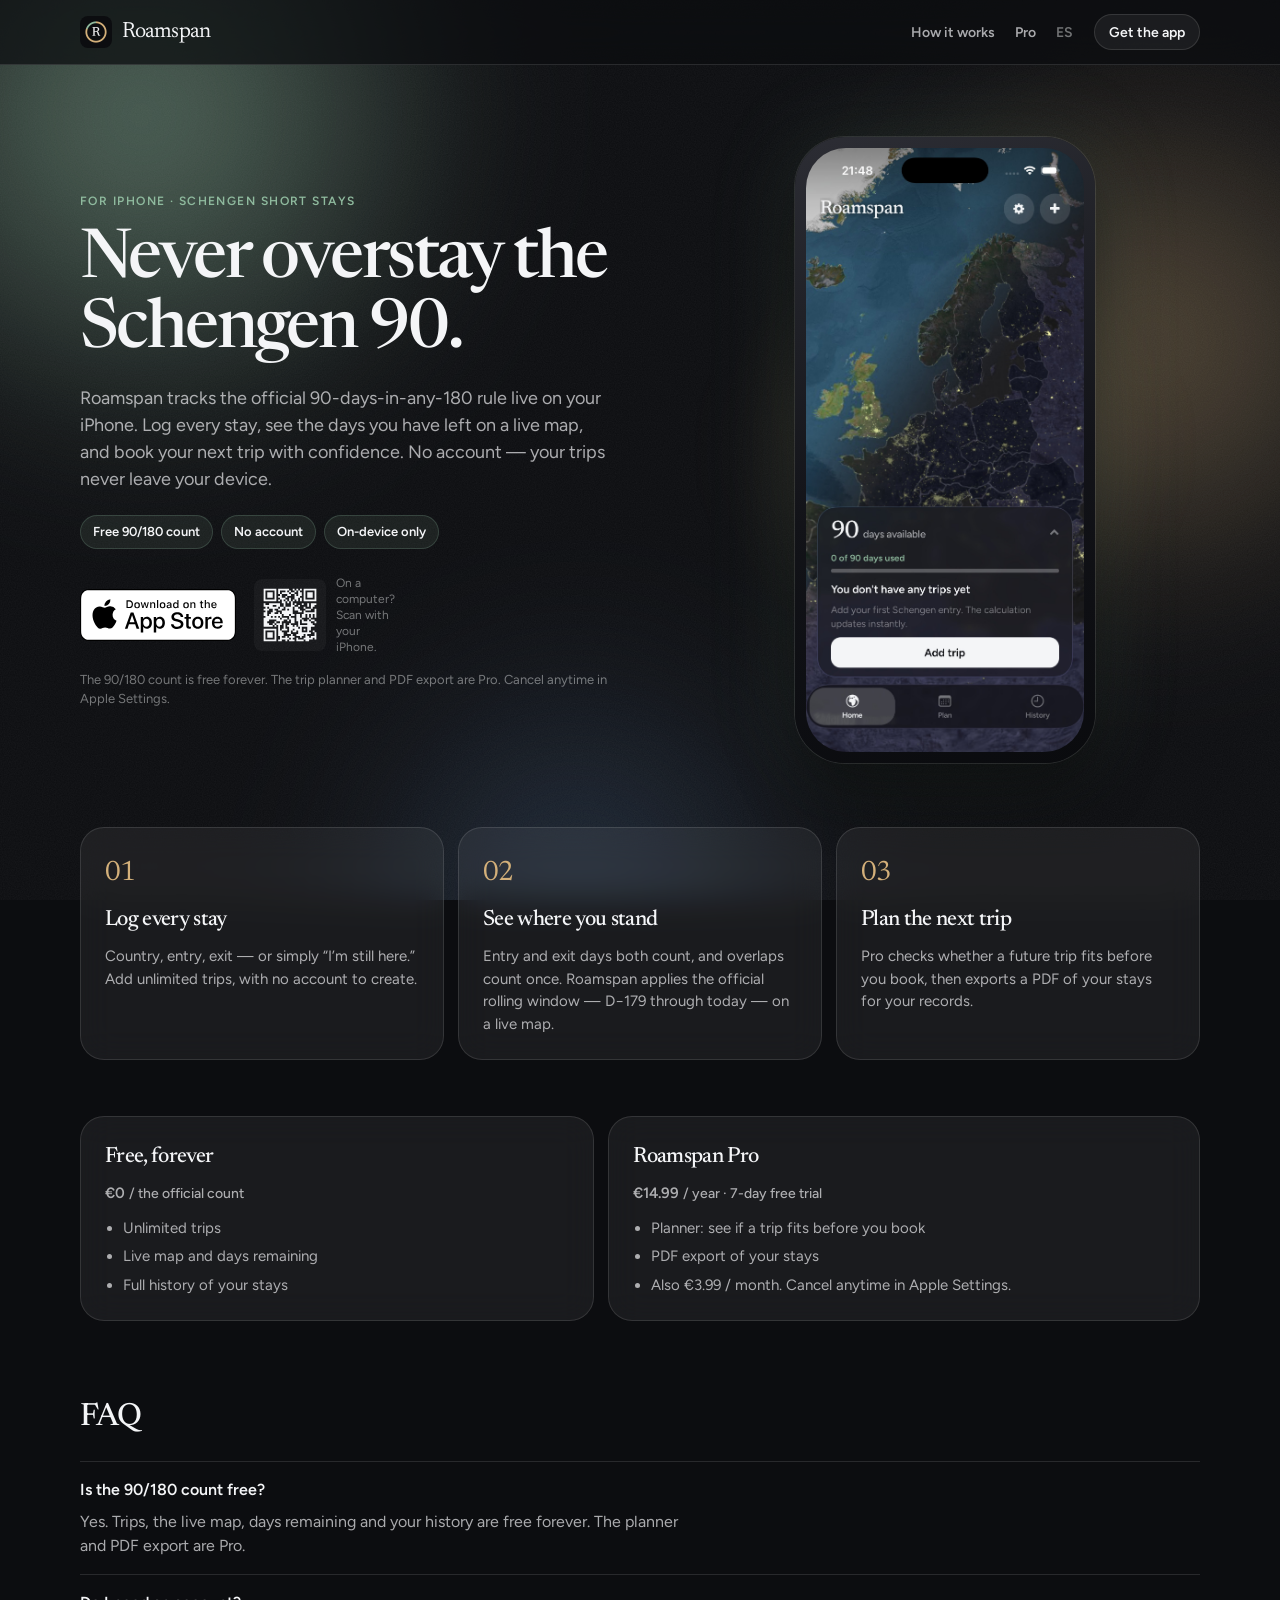
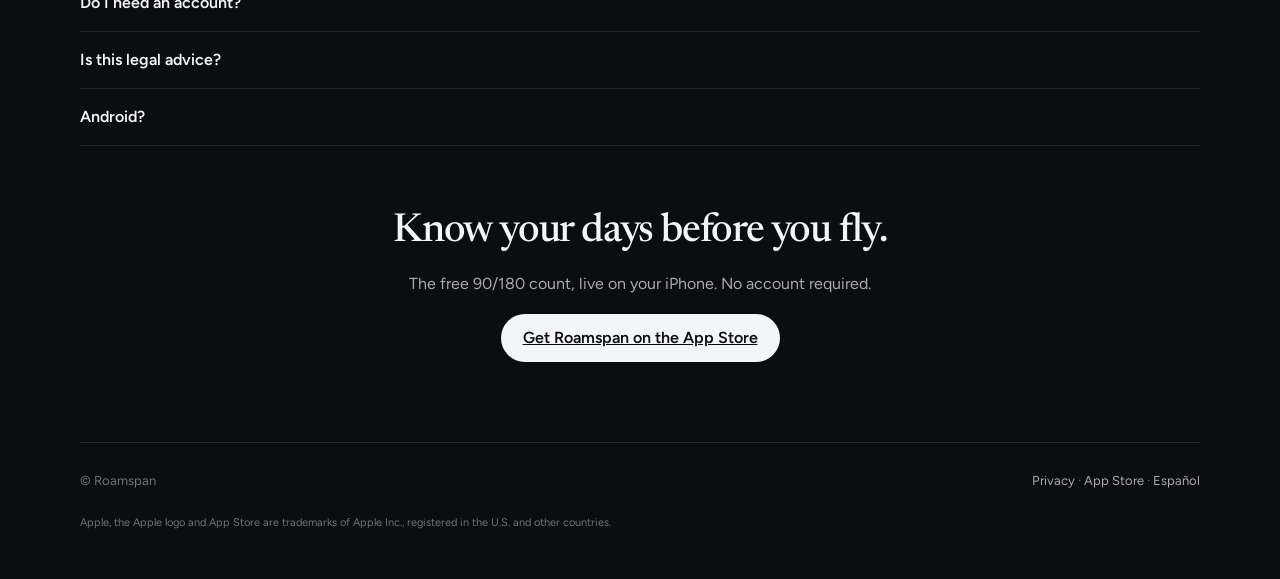
<file: index.html>
<!doctype html>
<html lang="en">
<head>
  <meta charset="utf-8" />
  <meta name="viewport" content="width=device-width, initial-scale=1" />
  <meta name="theme-color" content="#0c0d10" />
  <title>Roamspan — Schengen 90/180 Day Tracker for iPhone</title>
  <meta name="description" content="Track the official Schengen 90/180 rule live on your iPhone. Unlimited trips, no account, and your itinerary never leaves your device. Free on the App Store." />
  <link rel="canonical" href="https://roamspan.app/" />
  <link rel="alternate" hreflang="en" href="https://roamspan.app/" />
  <link rel="alternate" hreflang="es" href="https://roamspan.app/es/" />
  <link rel="alternate" hreflang="x-default" href="https://roamspan.app/" />
  <meta name="apple-itunes-app" content="app-id=6804630253, affiliate-data=ct=web_home" />
  <meta property="og:type" content="website" />
  <meta property="og:site_name" content="Roamspan" />
  <meta property="og:url" content="https://roamspan.app/" />
  <meta property="og:title" content="Roamspan — Never overstay the Schengen 90" />
  <meta property="og:description" content="The official 90/180 count, live on iPhone. No account — your trips stay on the device." />
  <meta property="og:locale" content="en_US" />
  <meta property="og:locale:alternate" content="es_ES" />
  <meta property="og:image" content="https://roamspan.app/og.jpg" />
  <meta property="og:image:width" content="1280" />
  <meta property="og:image:height" content="720" />
  <meta property="og:image:alt" content="Roamspan — Know your Schengen days" />
  <meta name="twitter:card" content="summary_large_image" />
  <meta name="twitter:title" content="Roamspan — Never overstay the Schengen 90" />
  <meta name="twitter:description" content="The official 90/180 count, live on iPhone. No account — your trips stay on the device." />
  <meta name="twitter:image" content="https://roamspan.app/og.jpg" />
  <link rel="icon" href="/favicon.png" />
  <link rel="apple-touch-icon" href="/icon.png" />
  <link rel="preconnect" href="https://fonts.googleapis.com" />
  <link rel="preconnect" href="https://fonts.gstatic.com" crossorigin />
  <link href="https://fonts.googleapis.com/css2?family=Figtree:wght@400;500;600&family=Newsreader:opsz,wght@6..72,500&display=swap" rel="stylesheet" />
  <link rel="stylesheet" href="/styles.css" />
  <script type="application/ld+json">
  {
    "@context": "https://schema.org",
    "@type": "MobileApplication",
    "name": "Roamspan",
    "url": "https://roamspan.app/",
    "image": "https://roamspan.app/og.jpg",
    "description": "Track the official Schengen 90/180 rule live on your iPhone. Unlimited trips, no account, and your itinerary never leaves your device.",
    "operatingSystem": "iOS",
    "applicationCategory": "TravelApplication",
    "inLanguage": "en",
    "installUrl": "https://apps.apple.com/app/id6804630253",
    "offers": {
      "@type": "Offer",
      "price": "0",
      "priceCurrency": "EUR",
      "description": "Free download with the full 90/180 count. Optional Roamspan Pro subscription: €14.99/year or €3.99/month."
    },
    "publisher": {
      "@type": "Organization",
      "name": "Roamspan",
      "url": "https://roamspan.app/"
    }
  }
  </script>
</head>
<body>
  <div class="bg" aria-hidden="true">
    <div class="orb orb-a"></div>
    <div class="orb orb-b"></div>
    <div class="orb orb-c"></div>
    <div class="grain"></div>
  </div>

  <header class="nav">
    <div class="wrap nav-inner">
      <a class="brand" href="/"><img src="/icon.png" width="32" height="32" alt="" />Roamspan</a>
      <nav class="nav-links">
        <a href="#how">How it works</a>
        <a href="#pro">Pro</a>
        <a href="/es/" class="lang" hreflang="es" lang="es" aria-label="Versión en español">ES</a>
        <a class="nav-cta" href="https://apps.apple.com/app/id6804630253">Get the app</a>
      </nav>
    </div>
  </header>

  <main>
    <section class="wrap hero">
      <div class="hero-copy">
        <p class="kicker">For iPhone · Schengen short stays</p>
        <h1>Never overstay the Schengen 90.</h1>
        <p class="lede">Roamspan tracks the official 90-days-in-any-180 rule live on your iPhone. Log every stay, see the days you have left on a live map, and book your next trip with confidence. No account — your trips never leave your device.</p>
        <ul class="chips">
          <li>Free 90/180 count</li>
          <li>No account</li>
          <li>On-device only</li>
        </ul>
        <div class="cta-row">
          <a class="store-badge" href="https://apps.apple.com/app/id6804630253">
            <img src="/badge-en.svg" alt="Download on the App Store" height="52" width="156" />
          </a>
          <div class="scan">
            <img src="/qr.svg" width="72" height="72" alt="QR code linking to Roamspan on the App Store" />
            <span>On a computer? Scan with your iPhone.</span>
          </div>
        </div>
        <p class="fine">The 90/180 count is free forever. The trip planner and PDF export are Pro. Cancel anytime in Apple Settings.</p>
      </div>
      <div class="stage">
        <div class="phone">
          <img src="/app-home.jpg" alt="Roamspan home screen: 90 days available shown on a live map of the Schengen area" width="1206" height="2622" />
        </div>
      </div>
    </section>

    <section class="wrap steps" id="how">
      <article class="step">
        <p class="n">01</p>
        <h2>Log every stay</h2>
        <p>Country, entry, exit — or simply “I’m still here.” Add unlimited trips, with no account to create.</p>
      </article>
      <article class="step">
        <p class="n">02</p>
        <h2>See where you stand</h2>
        <p>Entry and exit days both count, and overlaps count once. Roamspan applies the official rolling window — D−179 through today — on a live map.</p>
      </article>
      <article class="step">
        <p class="n">03</p>
        <h2>Plan the next trip</h2>
        <p>Pro checks whether a future trip fits before you book, then exports a PDF of your stays for your records.</p>
      </article>
    </section>

    <section class="wrap bento" id="pro">
      <article class="card">
        <h3>Free, forever</h3>
        <p class="price">€0 <span>/ the official count</span></p>
        <ul>
          <li>Unlimited trips</li>
          <li>Live map and days remaining</li>
          <li>Full history of your stays</li>
        </ul>
      </article>
      <article class="card">
        <h3>Roamspan Pro</h3>
        <p class="price">€14.99 <span>/ year · 7-day free trial</span></p>
        <ul>
          <li>Planner: see if a trip fits before you book</li>
          <li>PDF export of your stays</li>
          <li>Also €3.99 / month. Cancel anytime in Apple Settings.</li>
        </ul>
      </article>
    </section>

    <section class="wrap faq">
      <h2>FAQ</h2>
      <details open>
        <summary>Is the 90/180 count free?</summary>
        <p>Yes. Trips, the live map, days remaining and your history are free forever. The planner and PDF export are Pro.</p>
      </details>
      <details>
        <summary>Do I need an account?</summary>
        <p>No. There is nothing to sign up for. Your dates, countries and notes live on your iPhone — uninstalling the app deletes them.</p>
      </details>
      <details>
        <summary>Is this legal advice?</summary>
        <p>No. Roamspan is a planning tool, and border authorities always have the final decision. Short-stay visas, residence permits and some bilateral rules follow other limits.</p>
      </details>
      <details>
        <summary>Android?</summary>
        <p>Not in V1 — Roamspan is currently iPhone-only.</p>
      </details>
    </section>

    <section class="wrap end">
      <h2>Know your days before you fly.</h2>
      <p>The free 90/180 count, live on your iPhone. No account required.</p>
      <div class="cta-row">
        <a class="nav-cta" href="https://apps.apple.com/app/id6804630253">Get Roamspan on the App Store</a>
      </div>
    </section>
  </main>

  <footer class="wrap foot">
    <span>© Roamspan</span>
    <span>
      <a href="/privacy/">Privacy</a>
      ·
      <a href="https://apps.apple.com/app/id6804630253">App Store</a>
      ·
      <a href="/es/" hreflang="es" lang="es">Español</a>
    </span>
    <p class="legal-note">Apple, the Apple logo and App Store are trademarks of Apple Inc., registered in the U.S. and other countries.</p>
  </footer>
</body>
</html>
</file>
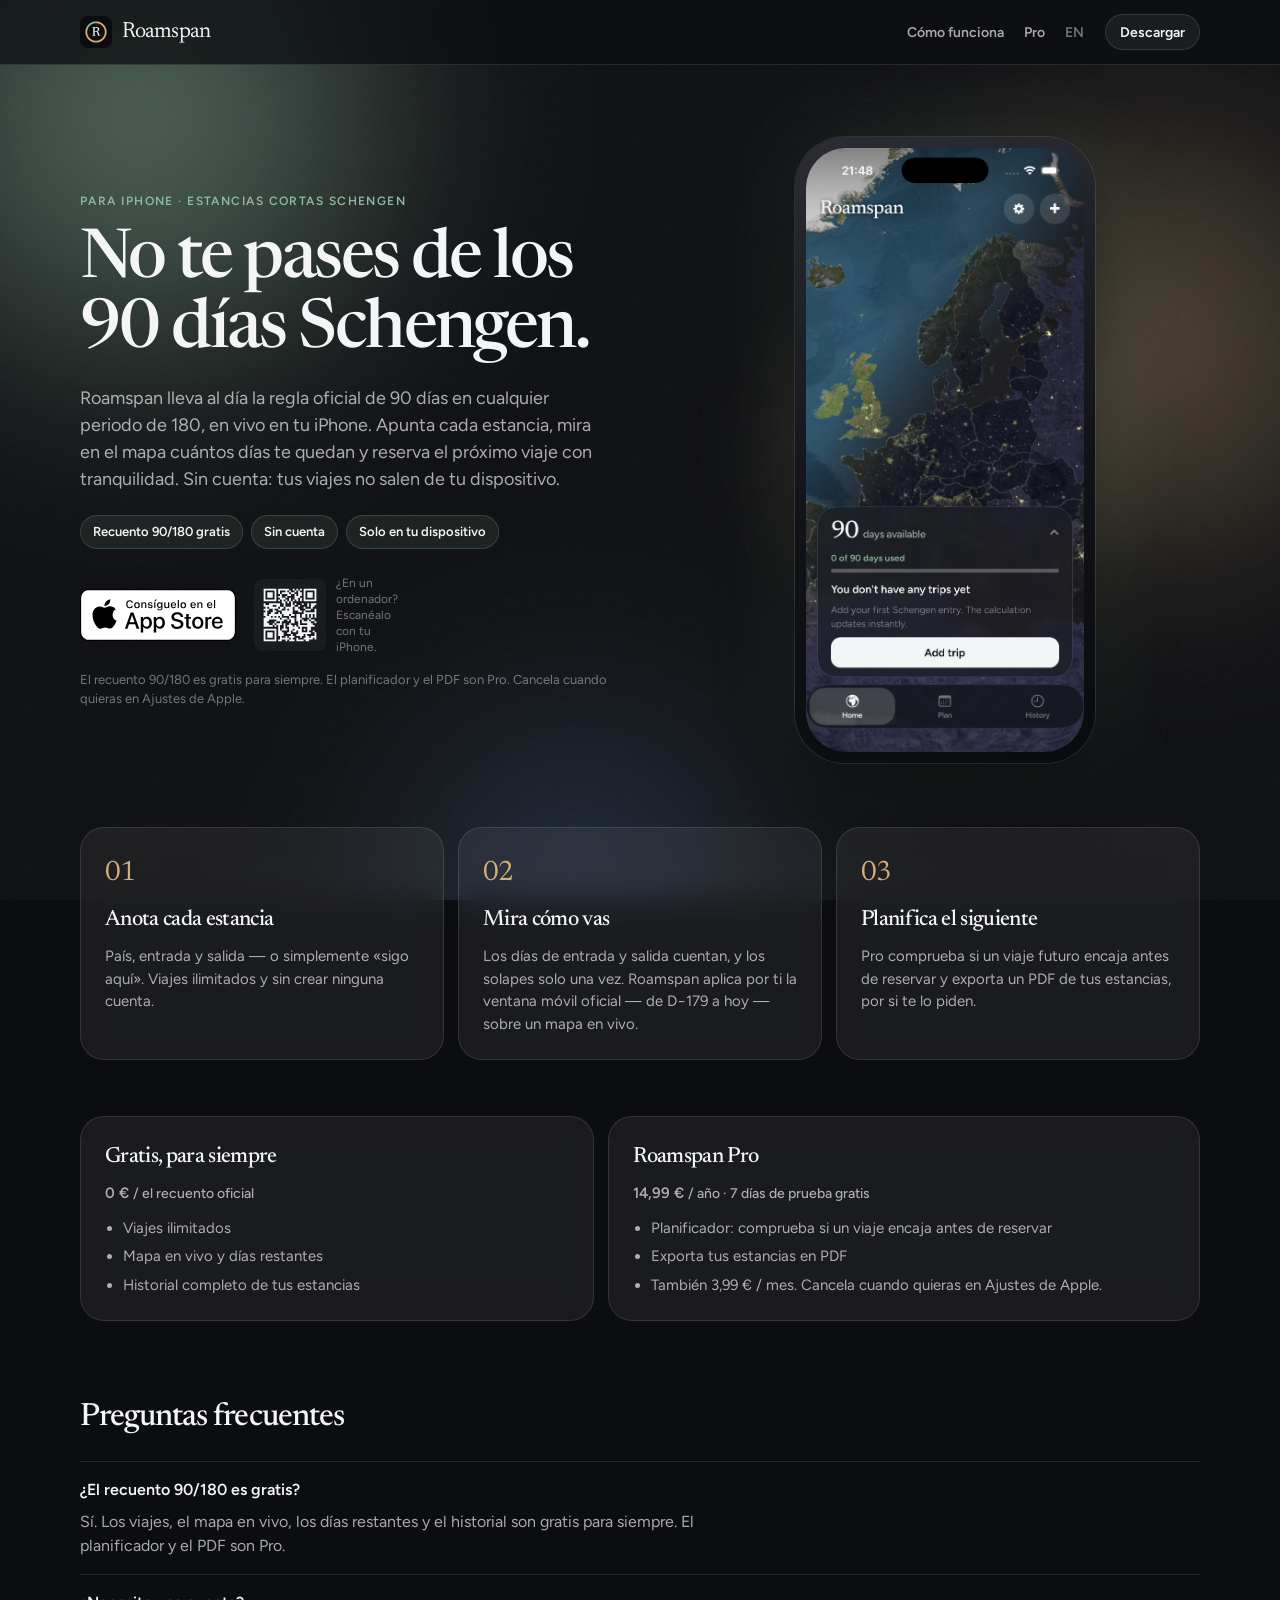
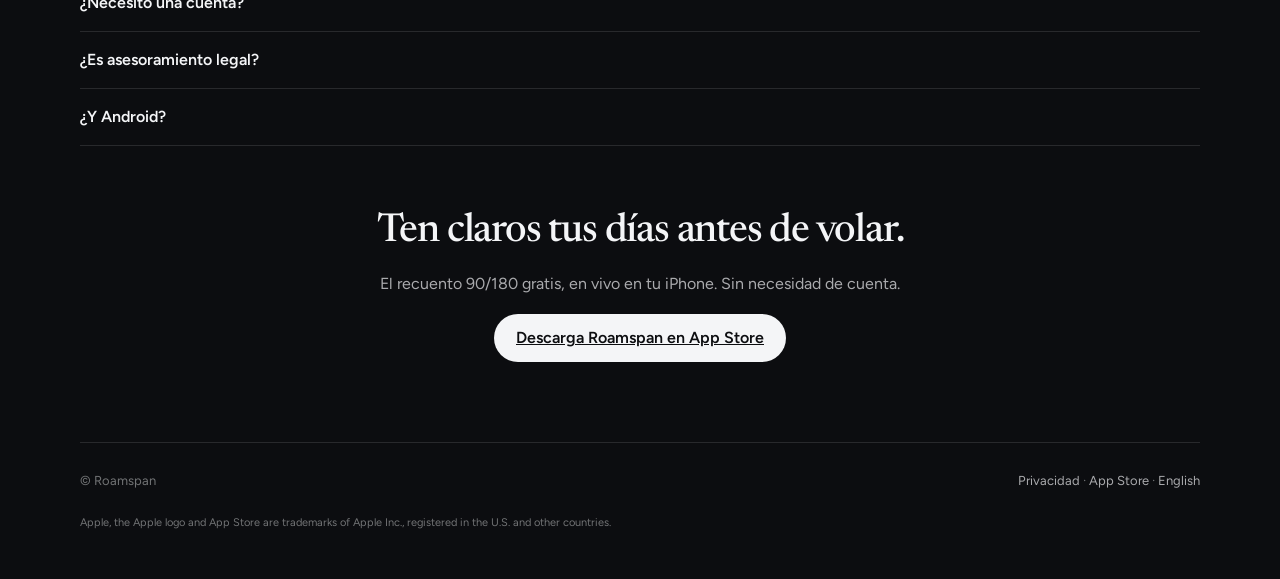
<file: es/index.html>
<!doctype html>
<html lang="es">
<head>
  <meta charset="utf-8" />
  <meta name="viewport" content="width=device-width, initial-scale=1" />
  <meta name="theme-color" content="#0c0d10" />
  <title>Roamspan — Contador de días Schengen 90/180 para iPhone</title>
  <meta name="description" content="Controla la regla oficial Schengen 90/180 en vivo desde tu iPhone. Viajes ilimitados, sin cuenta y tu itinerario nunca sale del dispositivo. Gratis en App Store." />
  <link rel="canonical" href="https://roamspan.app/es/" />
  <link rel="alternate" hreflang="en" href="https://roamspan.app/" />
  <link rel="alternate" hreflang="es" href="https://roamspan.app/es/" />
  <link rel="alternate" hreflang="x-default" href="https://roamspan.app/" />
  <meta name="apple-itunes-app" content="app-id=6804630253, affiliate-data=ct=web_es" />
  <meta property="og:type" content="website" />
  <meta property="og:site_name" content="Roamspan" />
  <meta property="og:url" content="https://roamspan.app/es/" />
  <meta property="og:title" content="Roamspan — No te pases de los 90 días Schengen" />
  <meta property="og:description" content="El recuento oficial 90/180, en vivo en el iPhone. Sin cuenta: tus viajes se quedan en el dispositivo." />
  <meta property="og:locale" content="es_ES" />
  <meta property="og:locale:alternate" content="en_US" />
  <meta property="og:image" content="https://roamspan.app/og.jpg" />
  <meta property="og:image:width" content="1280" />
  <meta property="og:image:height" content="720" />
  <meta property="og:image:alt" content="Roamspan — Know your Schengen days" />
  <meta name="twitter:card" content="summary_large_image" />
  <meta name="twitter:title" content="Roamspan — No te pases de los 90 días Schengen" />
  <meta name="twitter:description" content="El recuento oficial 90/180, en vivo en el iPhone. Sin cuenta: tus viajes se quedan en el dispositivo." />
  <meta name="twitter:image" content="https://roamspan.app/og.jpg" />
  <link rel="icon" href="/favicon.png" />
  <link rel="apple-touch-icon" href="/icon.png" />
  <link rel="preconnect" href="https://fonts.googleapis.com" />
  <link rel="preconnect" href="https://fonts.gstatic.com" crossorigin />
  <link href="https://fonts.googleapis.com/css2?family=Figtree:wght@400;500;600&family=Newsreader:opsz,wght@6..72,500&display=swap" rel="stylesheet" />
  <link rel="stylesheet" href="/styles.css" />
  <script type="application/ld+json">
  {
    "@context": "https://schema.org",
    "@type": "MobileApplication",
    "name": "Roamspan",
    "url": "https://roamspan.app/es/",
    "image": "https://roamspan.app/og.jpg",
    "description": "Controla la regla oficial Schengen 90/180 en vivo desde tu iPhone. Viajes ilimitados, sin cuenta y tu itinerario nunca sale del dispositivo.",
    "operatingSystem": "iOS",
    "applicationCategory": "TravelApplication",
    "inLanguage": "es",
    "installUrl": "https://apps.apple.com/app/id6804630253",
    "offers": {
      "@type": "Offer",
      "price": "0",
      "priceCurrency": "EUR",
      "description": "Descarga gratuita con el recuento 90/180 completo. Suscripción opcional Roamspan Pro: 14,99 €/año o 3,99 €/mes."
    },
    "publisher": {
      "@type": "Organization",
      "name": "Roamspan",
      "url": "https://roamspan.app/"
    }
  }
  </script>
</head>
<body>
  <div class="bg" aria-hidden="true">
    <div class="orb orb-a"></div>
    <div class="orb orb-b"></div>
    <div class="orb orb-c"></div>
    <div class="grain"></div>
  </div>

  <header class="nav">
    <div class="wrap nav-inner">
      <a class="brand" href="/es/"><img src="/icon.png" width="32" height="32" alt="" />Roamspan</a>
      <nav class="nav-links">
        <a href="#how">Cómo funciona</a>
        <a href="#pro">Pro</a>
        <a href="/" class="lang" hreflang="en" lang="en" aria-label="English version">EN</a>
        <a class="nav-cta" href="https://apps.apple.com/app/id6804630253">Descargar</a>
      </nav>
    </div>
  </header>

  <main>
    <section class="wrap hero">
      <div class="hero-copy">
        <p class="kicker">Para iPhone · estancias cortas Schengen</p>
        <h1>No te pases de los 90 días Schengen.</h1>
        <p class="lede">Roamspan lleva al día la regla oficial de 90 días en cualquier periodo de 180, en vivo en tu iPhone. Apunta cada estancia, mira en el mapa cuántos días te quedan y reserva el próximo viaje con tranquilidad. Sin cuenta: tus viajes no salen de tu dispositivo.</p>
        <ul class="chips">
          <li>Recuento 90/180 gratis</li>
          <li>Sin cuenta</li>
          <li>Solo en tu dispositivo</li>
        </ul>
        <div class="cta-row">
          <a class="store-badge" href="https://apps.apple.com/app/id6804630253">
            <img src="/badge-es.svg" alt="Descárgalo en App Store" height="52" width="156" />
          </a>
          <div class="scan">
            <img src="/qr.svg" width="72" height="72" alt="Código QR que enlaza a Roamspan en App Store" />
            <span>¿En un ordenador? Escanéalo con tu iPhone.</span>
          </div>
        </div>
        <p class="fine">El recuento 90/180 es gratis para siempre. El planificador y el PDF son Pro. Cancela cuando quieras en Ajustes de Apple.</p>
      </div>
      <div class="stage">
        <div class="phone">
          <img src="/app-home.jpg" alt="Pantalla de inicio de Roamspan: 90 días disponibles sobre un mapa en vivo del espacio Schengen" width="1206" height="2622" />
        </div>
      </div>
    </section>

    <section class="wrap steps" id="how">
      <article class="step">
        <p class="n">01</p>
        <h2>Anota cada estancia</h2>
        <p>País, entrada y salida — o simplemente «sigo aquí». Viajes ilimitados y sin crear ninguna cuenta.</p>
      </article>
      <article class="step">
        <p class="n">02</p>
        <h2>Mira cómo vas</h2>
        <p>Los días de entrada y salida cuentan, y los solapes solo una vez. Roamspan aplica por ti la ventana móvil oficial — de D−179 a hoy — sobre un mapa en vivo.</p>
      </article>
      <article class="step">
        <p class="n">03</p>
        <h2>Planifica el siguiente</h2>
        <p>Pro comprueba si un viaje futuro encaja antes de reservar y exporta un PDF de tus estancias, por si te lo piden.</p>
      </article>
    </section>

    <section class="wrap bento" id="pro">
      <article class="card">
        <h3>Gratis, para siempre</h3>
        <p class="price">0 € <span>/ el recuento oficial</span></p>
        <ul>
          <li>Viajes ilimitados</li>
          <li>Mapa en vivo y días restantes</li>
          <li>Historial completo de tus estancias</li>
        </ul>
      </article>
      <article class="card">
        <h3>Roamspan Pro</h3>
        <p class="price">14,99 € <span>/ año · 7 días de prueba gratis</span></p>
        <ul>
          <li>Planificador: comprueba si un viaje encaja antes de reservar</li>
          <li>Exporta tus estancias en PDF</li>
          <li>También 3,99 € / mes. Cancela cuando quieras en Ajustes de Apple.</li>
        </ul>
      </article>
    </section>

    <section class="wrap faq">
      <h2>Preguntas frecuentes</h2>
      <details open>
        <summary>¿El recuento 90/180 es gratis?</summary>
        <p>Sí. Los viajes, el mapa en vivo, los días restantes y el historial son gratis para siempre. El planificador y el PDF son Pro.</p>
      </details>
      <details>
        <summary>¿Necesito una cuenta?</summary>
        <p>No. No hay registro ni inicio de sesión. Tus fechas, países y notas viven en tu iPhone: si desinstalas la app, se borran.</p>
      </details>
      <details>
        <summary>¿Es asesoramiento legal?</summary>
        <p>No. Roamspan es una herramienta de planificación y las autoridades fronterizas tienen siempre la última palabra. Los visados de corta duración, los permisos de residencia y algunas normas bilaterales se rigen por otros límites.</p>
      </details>
      <details>
        <summary>¿Y Android?</summary>
        <p>En la V1 no: de momento, Roamspan es solo para iPhone.</p>
      </details>
    </section>

    <section class="wrap end">
      <h2>Ten claros tus días antes de volar.</h2>
      <p>El recuento 90/180 gratis, en vivo en tu iPhone. Sin necesidad de cuenta.</p>
      <div class="cta-row">
        <a class="nav-cta" href="https://apps.apple.com/app/id6804630253">Descarga Roamspan en App Store</a>
      </div>
    </section>
  </main>

  <footer class="wrap foot">
    <span>© Roamspan</span>
    <span>
      <a href="/es/privacy/">Privacidad</a>
      ·
      <a href="https://apps.apple.com/app/id6804630253">App Store</a>
      ·
      <a href="/" hreflang="en" lang="en">English</a>
    </span>
    <p class="legal-note">Apple, the Apple logo and App Store are trademarks of Apple Inc., registered in the U.S. and other countries.</p>
  </footer>
</body>
</html>
</file>
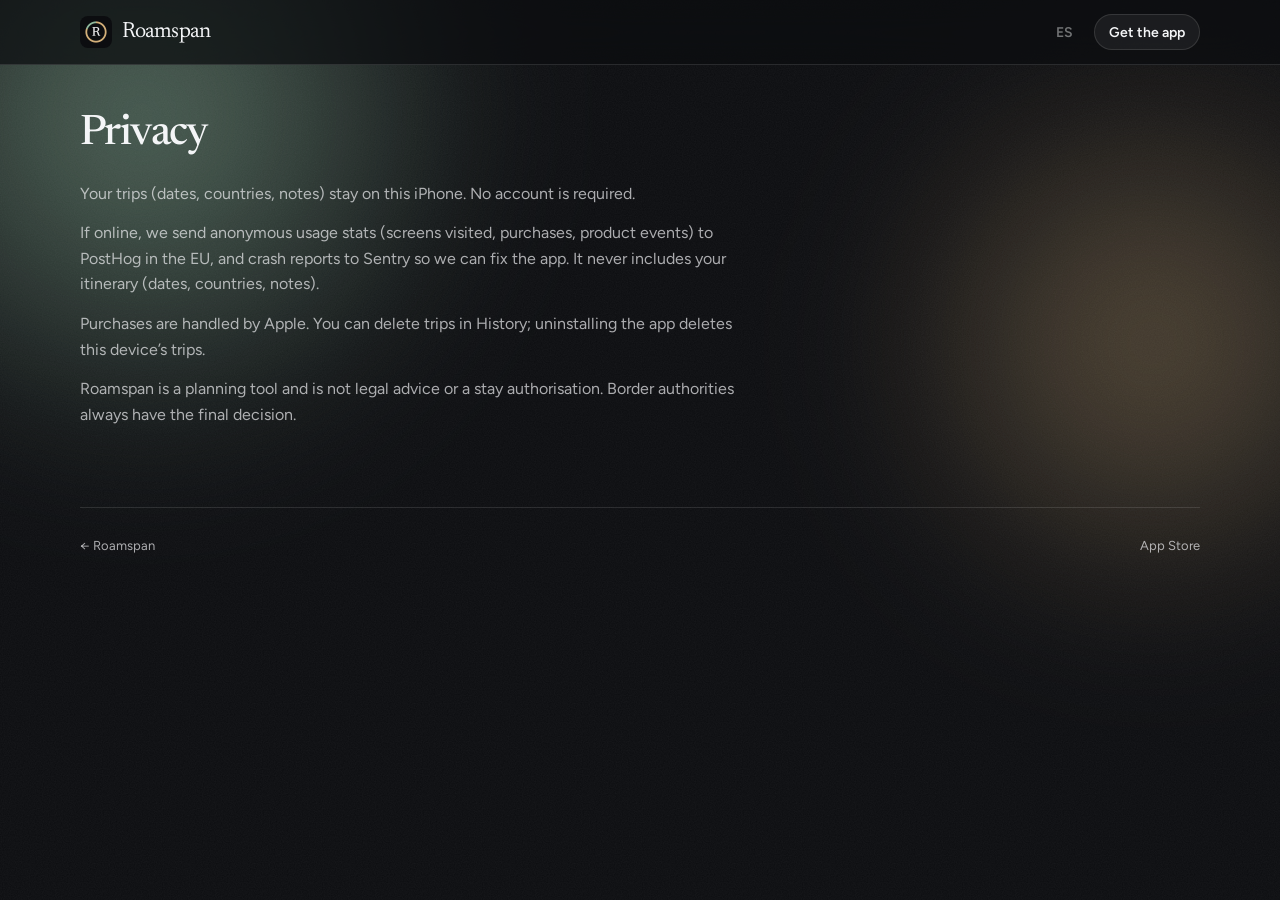
<file: privacy/index.html>
<!doctype html>
<html lang="en">
<head>
  <meta charset="utf-8" />
  <meta name="viewport" content="width=device-width, initial-scale=1" />
  <meta name="theme-color" content="#0c0d10" />
  <title>Privacy Policy — Roamspan</title>
  <meta name="description" content="Roamspan privacy policy: your trips stay on your iPhone, no account needed, only anonymous usage stats and crash reports. Purchases are handled by Apple." />
  <link rel="canonical" href="https://roamspan.app/privacy/" />
  <link rel="alternate" hreflang="en" href="https://roamspan.app/privacy/" />
  <link rel="alternate" hreflang="es" href="https://roamspan.app/es/privacy/" />
  <link rel="alternate" hreflang="x-default" href="https://roamspan.app/privacy/" />
  <meta property="og:type" content="website" />
  <meta property="og:site_name" content="Roamspan" />
  <meta property="og:url" content="https://roamspan.app/privacy/" />
  <meta property="og:title" content="Privacy Policy — Roamspan" />
  <meta property="og:description" content="Your trips stay on your iPhone. No account needed." />
  <meta property="og:locale" content="en_US" />
  <meta property="og:image" content="https://roamspan.app/og.jpg" />
  <meta name="twitter:card" content="summary" />
  <meta name="apple-itunes-app" content="app-id=6804630253, affiliate-data=ct=web_privacy" />
  <link rel="icon" href="/favicon.png" />
  <link rel="preconnect" href="https://fonts.googleapis.com" />
  <link rel="preconnect" href="https://fonts.gstatic.com" crossorigin />
  <link href="https://fonts.googleapis.com/css2?family=Figtree:wght@400;500;600&family=Newsreader:opsz,wght@6..72,500&display=swap" rel="stylesheet" />
  <link rel="stylesheet" href="/styles.css" />
</head>
<body>
  <div class="bg" aria-hidden="true">
    <div class="orb orb-a"></div>
    <div class="orb orb-b"></div>
    <div class="grain"></div>
  </div>
  <header class="nav">
    <div class="wrap nav-inner">
      <a class="brand" href="/"><img src="/icon.png" width="32" height="32" alt="" />Roamspan</a>
      <nav class="nav-links">
        <a href="/es/privacy/" class="lang" hreflang="es" lang="es" aria-label="Versión en español">ES</a>
        <a class="nav-cta" href="https://apps.apple.com/app/id6804630253">Get the app</a>
      </nav>
    </div>
  </header>
  <main class="wrap page">
    <h1>Privacy</h1>
    <div class="legal">
      <p>Your trips (dates, countries, notes) stay on this iPhone. No account is required.</p>
      <p>If online, we send anonymous usage stats (screens visited, purchases, product events) to PostHog in the EU, and crash reports to Sentry so we can fix the app. It never includes your itinerary (dates, countries, notes).</p>
      <p>Purchases are handled by Apple. You can delete trips in History; uninstalling the app deletes this device’s trips.</p>
      <p>Roamspan is a planning tool and is not legal advice or a stay authorisation. Border authorities always have the final decision.</p>
    </div>
  </main>
  <footer class="wrap foot">
    <a href="/">← Roamspan</a>
    <a href="https://apps.apple.com/app/id6804630253">App Store</a>
  </footer>
</body>
</html>
</file>
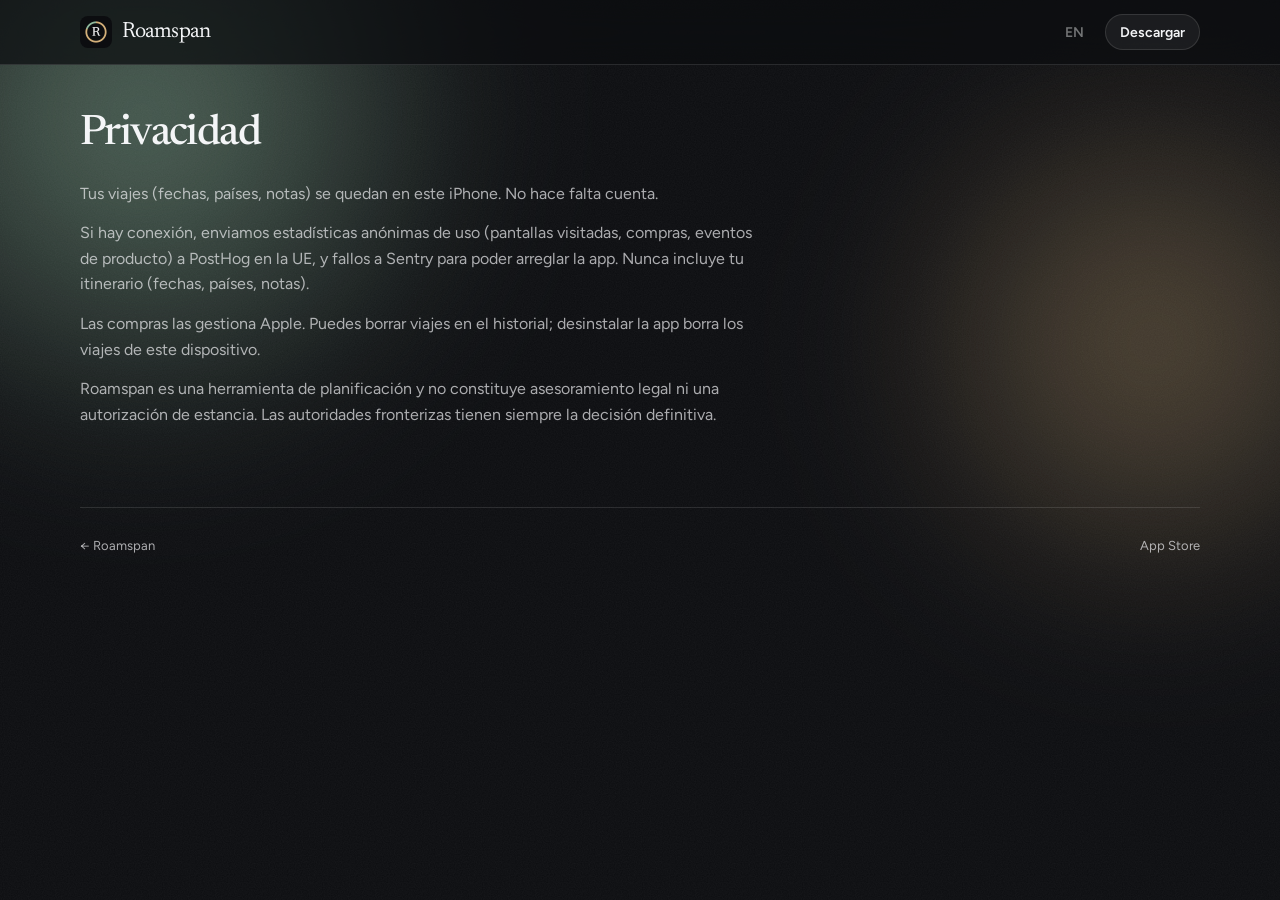
<file: es/privacy/index.html>
<!doctype html>
<html lang="es">
<head>
  <meta charset="utf-8" />
  <meta name="viewport" content="width=device-width, initial-scale=1" />
  <meta name="theme-color" content="#0c0d10" />
  <title>Política de privacidad — Roamspan</title>
  <meta name="description" content="Política de privacidad de Roamspan: tus viajes se quedan en tu iPhone, sin cuenta y solo con estadísticas anónimas de uso e informes de fallos. Las compras las gestiona Apple." />
  <link rel="canonical" href="https://roamspan.app/es/privacy/" />
  <link rel="alternate" hreflang="en" href="https://roamspan.app/privacy/" />
  <link rel="alternate" hreflang="es" href="https://roamspan.app/es/privacy/" />
  <link rel="alternate" hreflang="x-default" href="https://roamspan.app/privacy/" />
  <meta property="og:type" content="website" />
  <meta property="og:site_name" content="Roamspan" />
  <meta property="og:url" content="https://roamspan.app/es/privacy/" />
  <meta property="og:title" content="Política de privacidad — Roamspan" />
  <meta property="og:description" content="Tus viajes se quedan en tu iPhone. Sin necesidad de cuenta." />
  <meta property="og:locale" content="es_ES" />
  <meta property="og:image" content="https://roamspan.app/og.jpg" />
  <meta name="twitter:card" content="summary" />
  <meta name="apple-itunes-app" content="app-id=6804630253, affiliate-data=ct=web_es_privacy" />
  <link rel="icon" href="/favicon.png" />
  <link rel="preconnect" href="https://fonts.googleapis.com" />
  <link rel="preconnect" href="https://fonts.gstatic.com" crossorigin />
  <link href="https://fonts.googleapis.com/css2?family=Figtree:wght@400;500;600&family=Newsreader:opsz,wght@6..72,500&display=swap" rel="stylesheet" />
  <link rel="stylesheet" href="/styles.css" />
</head>
<body>
  <div class="bg" aria-hidden="true">
    <div class="orb orb-a"></div>
    <div class="orb orb-b"></div>
    <div class="grain"></div>
  </div>
  <header class="nav">
    <div class="wrap nav-inner">
      <a class="brand" href="/es/"><img src="/icon.png" width="32" height="32" alt="" />Roamspan</a>
      <nav class="nav-links">
        <a href="/privacy/" class="lang" hreflang="en" lang="en" aria-label="English version">EN</a>
        <a class="nav-cta" href="https://apps.apple.com/app/id6804630253">Descargar</a>
      </nav>
    </div>
  </header>
  <main class="wrap page">
    <h1>Privacidad</h1>
    <div class="legal">
      <p>Tus viajes (fechas, países, notas) se quedan en este iPhone. No hace falta cuenta.</p>
      <p>Si hay conexión, enviamos estadísticas anónimas de uso (pantallas visitadas, compras, eventos de producto) a PostHog en la UE, y fallos a Sentry para poder arreglar la app. Nunca incluye tu itinerario (fechas, países, notas).</p>
      <p>Las compras las gestiona Apple. Puedes borrar viajes en el historial; desinstalar la app borra los viajes de este dispositivo.</p>
      <p>Roamspan es una herramienta de planificación y no constituye asesoramiento legal ni una autorización de estancia. Las autoridades fronterizas tienen siempre la decisión definitiva.</p>
    </div>
  </main>
  <footer class="wrap foot">
    <a href="/es/">← Roamspan</a>
    <a href="https://apps.apple.com/app/id6804630253">App Store</a>
  </footer>
</body>
</html>
</file>
<file: styles.css>
:root {
  --bg: #0c0d10;
  --fg: #f4f5f7;
  --muted: rgba(244, 245, 247, 0.68);
  --subtle: rgba(244, 245, 247, 0.44);
  --ok: #8fba9e;
  --gold: #d4b07a;
  --fill: rgba(255, 255, 255, 0.06);
  --line: rgba(244, 245, 247, 0.12);
  --glass: rgba(12, 13, 16, 0.72);
}

* { box-sizing: border-box; margin: 0; padding: 0; }
html { scroll-behavior: smooth; }
body {
  font-family: Figtree, ui-sans-serif, system-ui, sans-serif;
  background: var(--bg);
  color: var(--fg);
  line-height: 1.5;
  -webkit-font-smoothing: antialiased;
  overflow-x: hidden;
}
a { color: inherit; }
img { max-width: 100%; display: block; }

.wrap { width: min(1120px, calc(100% - 40px)); margin-inline: auto; }

/* Ambient field */
.bg {
  position: fixed;
  inset: 0;
  z-index: 0;
  pointer-events: none;
  overflow: hidden;
}
.orb {
  position: absolute;
  border-radius: 50%;
  filter: blur(70px);
  will-change: transform;
}
.orb-a {
  width: 58vw;
  height: 58vw;
  left: -18vw;
  top: -20vw;
  background: radial-gradient(circle, rgba(143, 186, 158, 0.55), transparent 68%);
  animation: drift-a 22s ease-in-out infinite alternate;
}
.orb-b {
  width: 48vw;
  height: 48vw;
  right: -14vw;
  top: 4vh;
  background: radial-gradient(circle, rgba(212, 176, 122, 0.38), transparent 68%);
  animation: drift-b 28s ease-in-out infinite alternate;
}
.orb-c {
  width: 42vw;
  height: 42vw;
  left: 24vw;
  bottom: -20vw;
  background: radial-gradient(circle, rgba(90, 130, 180, 0.28), transparent 70%);
  animation: drift-c 26s ease-in-out infinite alternate;
}
.grain {
  position: absolute;
  inset: 0;
  opacity: 0.09;
  mix-blend-mode: overlay;
  background-image: url("data:image/svg+xml;utf8,<svg xmlns='http://www.w3.org/2000/svg' width='160' height='160'><filter id='n'><feTurbulence type='fractalNoise' baseFrequency='0.85' numOctaves='2' stitchTiles='stitch'/><feColorMatrix values='0 0 0 0 1  0 0 0 0 1  0 0 0 0 1  0 0 0 0.55 0'/></filter><rect width='100%' height='100%' filter='url(%23n)'/></svg>");
}

@keyframes drift-a {
  from { transform: translate(0, 0) scale(1); }
  to { transform: translate(8%, 12%) scale(1.08); }
}
@keyframes drift-b {
  from { transform: translate(0, 0) scale(1); }
  to { transform: translate(-10%, 8%) scale(1.12); }
}
@keyframes drift-c {
  from { transform: translate(0, 0); }
  to { transform: translate(-6%, -10%); }
}
@keyframes rise {
  from { transform: translateY(10px); }
  to { transform: none; }
}
@keyframes glow {
  from { opacity: 0.55; transform: scale(0.92); }
  to { opacity: 1; transform: scale(1.06); }
}

.nav, main, footer { position: relative; z-index: 1; }

.nav {
  position: sticky;
  top: 0;
  z-index: 20;
  backdrop-filter: blur(22px) saturate(1.2);
  background: var(--glass);
  border-bottom: 1px solid var(--line);
}
.nav-inner {
  display: flex;
  align-items: center;
  justify-content: space-between;
  min-height: 64px;
  gap: 16px;
}
.brand {
  display: flex;
  align-items: center;
  gap: 10px;
  text-decoration: none;
  font-family: Newsreader, ui-serif, Georgia, serif;
  font-size: 22px;
  letter-spacing: -0.04em;
}
.brand img { width: 32px; height: 32px; border-radius: 8px; }
.nav-links { display: flex; align-items: center; gap: 20px; }
.nav-links a {
  color: var(--muted);
  text-decoration: none;
  font-size: 14px;
  font-weight: 600;
}
.nav-links a:hover { color: var(--fg); }
.nav-links a.lang { color: var(--subtle); letter-spacing: 0.04em; }
.nav-cta {
  display: inline-flex;
  align-items: center;
  min-height: 36px;
  padding: 0 14px;
  border-radius: 999px;
  border: 1px solid var(--line);
  background: rgba(255, 255, 255, 0.06);
  color: var(--fg) !important;
  font-size: 13px;
  font-weight: 600;
}
.nav-cta:hover { background: rgba(255, 255, 255, 0.12); color: var(--fg) !important; }

.hero {
  display: grid;
  grid-template-columns: 1.05fr 0.95fr;
  gap: 48px;
  align-items: center;
  padding: 72px 0 56px;
}
.hero-copy > * { animation: rise 0.7s cubic-bezier(0.22, 1, 0.36, 1) both; }
.hero-copy > *:nth-child(2) { animation-delay: 0.05s; }
.hero-copy > *:nth-child(3) { animation-delay: 0.1s; }
.hero-copy > *:nth-child(4) { animation-delay: 0.14s; }
.hero-copy > *:nth-child(5) { animation-delay: 0.18s; }
.hero-copy > *:nth-child(6) { animation-delay: 0.22s; }

.kicker {
  color: var(--ok);
  font-size: 12px;
  font-weight: 600;
  letter-spacing: 0.12em;
  text-transform: uppercase;
  margin-bottom: 16px;
}
h1 {
  font-family: Newsreader, ui-serif, Georgia, serif;
  font-size: clamp(40px, 5.4vw, 68px);
  font-weight: 500;
  letter-spacing: -0.038em;
  line-height: 1.04;
  margin-bottom: 18px;
}
.lede {
  color: var(--muted);
  font-size: 18px;
  max-width: 44ch;
  margin-bottom: 22px;
}
.chips {
  display: flex;
  flex-wrap: wrap;
  gap: 8px;
  list-style: none;
  margin-bottom: 26px;
}
.chips li {
  font-size: 13px;
  font-weight: 600;
  color: var(--fg);
  padding: 6px 12px;
  border-radius: 999px;
  background: rgba(143, 186, 158, 0.1);
  border: 1px solid rgba(143, 186, 158, 0.22);
}
.cta-row {
  display: flex;
  flex-wrap: wrap;
  gap: 18px;
  align-items: center;
}
.store-badge {
  display: inline-block;
  line-height: 0;
  /* Apple: min 40px on-screen, one-quarter height as clear space */
  padding: 10px 0;
}
.store-badge img {
  height: 52px;
  width: auto;
}
.scan {
  display: flex;
  align-items: center;
  gap: 10px;
  color: var(--subtle);
  font-size: 12px;
  max-width: 16ch;
  line-height: 1.35;
}
.scan img {
  width: 72px;
  height: 72px;
  flex-shrink: 0;
  border-radius: 8px;
  background: rgba(255, 255, 255, 0.04);
  padding: 6px;
}
.fine { color: var(--subtle); font-size: 13px; margin-top: 14px; }

.stage {
  position: relative;
  display: grid;
  place-items: center;
  min-height: 560px;
  animation: rise 0.8s 0.08s cubic-bezier(0.22, 1, 0.36, 1) both;
}
.stage::before {
  content: "";
  position: absolute;
  width: 78%;
  height: 62%;
  background: radial-gradient(circle, rgba(143, 186, 158, 0.4), rgba(212, 176, 122, 0.14) 42%, transparent 70%);
  filter: blur(42px);
  animation: glow 9s ease-in-out infinite alternate;
}
.phone {
  position: relative;
  width: min(300px, 76vw);
  padding: 11px;
  border-radius: 50px;
  background: linear-gradient(165deg, #2c2d34 0%, #121318 55%, #0a0b0e 100%);
  box-shadow:
    0 0 0 1px rgba(255, 255, 255, 0.1),
    0 30px 60px rgba(0, 0, 0, 0.45),
    0 0 90px rgba(143, 186, 158, 0.16);
}
.phone img {
  width: 100%;
  height: auto;
  border-radius: 40px;
}

.steps {
  display: grid;
  grid-template-columns: repeat(3, 1fr);
  gap: 14px;
  padding: 8px 0 56px;
}
.step {
  background: var(--fill);
  border: 1px solid var(--line);
  border-radius: 24px;
  padding: 24px;
  backdrop-filter: blur(16px);
}
.step .n {
  font-family: Newsreader, ui-serif, Georgia, serif;
  font-size: 28px;
  color: var(--gold);
  letter-spacing: -0.04em;
  margin-bottom: 10px;
}
.step h2 {
  font-family: Newsreader, ui-serif, Georgia, serif;
  font-weight: 500;
  font-size: 22px;
  letter-spacing: -0.03em;
  margin-bottom: 8px;
}
.step p { color: var(--muted); font-size: 15px; }

.bento {
  display: grid;
  grid-template-columns: 1fr 1.15fr;
  gap: 14px;
  padding: 0 0 64px;
}
.card {
  background: var(--fill);
  border: 1px solid var(--line);
  border-radius: 24px;
  padding: 24px;
  backdrop-filter: blur(16px);
}
.card h3 {
  font-family: Newsreader, ui-serif, Georgia, serif;
  font-weight: 500;
  letter-spacing: -0.03em;
  font-size: 22px;
  margin-bottom: 8px;
}
.card p { color: var(--muted); font-size: 15px; }
.price { font-size: 28px; font-weight: 600; margin: 8px 0; }
.price span { font-size: 14px; color: var(--muted); font-weight: 500; }
.card ul {
  margin-top: 12px;
  padding-left: 18px;
  color: var(--muted);
  font-size: 15px;
}
.card li + li { margin-top: 6px; }

.faq { padding: 8px 0 48px; }
.faq h2 {
  font-family: Newsreader, ui-serif, Georgia, serif;
  font-size: 32px;
  font-weight: 500;
  letter-spacing: -0.03em;
  margin-bottom: 20px;
}
details {
  border-top: 1px solid var(--line);
  padding: 16px 0;
}
details:last-of-type { border-bottom: 1px solid var(--line); }
summary {
  cursor: pointer;
  font-weight: 600;
  list-style: none;
}
summary::-webkit-details-marker { display: none; }
details p { color: var(--muted); margin-top: 8px; max-width: 62ch; }

.end {
  text-align: center;
  padding: 8px 0 80px;
}
.end h2 {
  font-family: Newsreader, ui-serif, Georgia, serif;
  font-size: clamp(28px, 4vw, 40px);
  font-weight: 500;
  letter-spacing: -0.03em;
  margin-bottom: 10px;
}
.end p { color: var(--muted); margin-bottom: 18px; }
.end .cta-row { justify-content: center; }
.end .nav-cta {
  min-height: 48px;
  padding: 0 22px;
  font-size: 16px;
  background: var(--fg);
  color: var(--bg) !important;
  border: 0;
}
.end .nav-cta:hover { filter: brightness(0.96); color: var(--bg) !important; }

.foot {
  border-top: 1px solid var(--line);
  padding: 28px 0 48px;
  display: flex;
  justify-content: space-between;
  gap: 16px;
  flex-wrap: wrap;
  color: var(--subtle);
  font-size: 13px;
}
.foot a { color: var(--muted); text-decoration: none; }
.legal-note { width: 100%; font-size: 11px; color: var(--subtle); margin-top: 8px; }
.legal { max-width: 68ch; color: var(--muted); font-size: 16px; line-height: 1.6; }
.legal p + p { margin-top: 14px; }
.page { padding: 48px 0 80px; }
.page h1 { font-size: 42px; margin-bottom: 24px; }

@media (max-width: 840px) {
  .hero { grid-template-columns: 1fr; padding: 28px 0 36px; gap: 22px; }
  .stage { min-height: 0; }
  .phone { width: min(220px, 62vw); padding: 8px; border-radius: 40px; }
  .phone img { border-radius: 32px; }
  .steps, .bento { grid-template-columns: 1fr; }
  h1 { font-size: 38px; }
  .scan { display: none; }
  .nav-links a:not(.nav-cta):not(.lang) { display: none; }
}
@media (prefers-reduced-motion: reduce) {
  html { scroll-behavior: auto; }
  .orb, .stage::before, .hero-copy > *, .stage { animation: none !important; }
}
</file>
